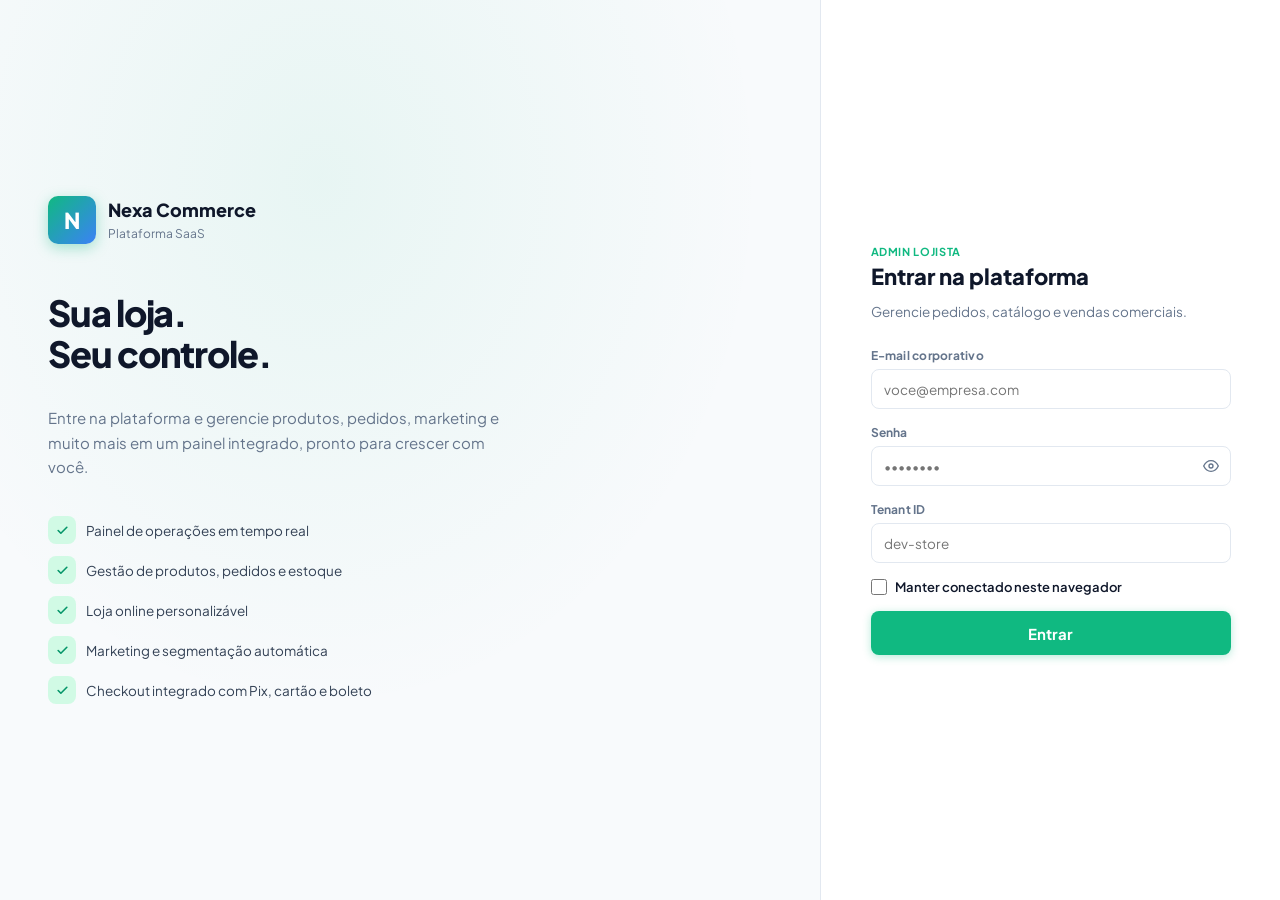
<file: index.html>
<!doctype html>
<html lang="pt-BR">
  <head>
    <meta charset="UTF-8" />
    <meta name="viewport" content="width=device-width, initial-scale=1.0" />
    <title>Nexa Commerce Admin</title>
    <script type="module" crossorigin src="./assets/index-D_kXGwfP.js"></script>
    <link rel="stylesheet" crossorigin href="./assets/index-jqfJZERs.css">
  </head>
  <body>
    <div id="root"></div>
  </body>
</html>
</file>
<file: assets/index-jqfJZERs.css>
@import "https://fonts.googleapis.com/css2?family=Plus+Jakarta+Sans:wght@300;400;500;600;700;800&family=Playfair+Display:ital,wght@0,400..900;1,400..900&display=swap";:root{--lightningcss-light:initial;--lightningcss-dark: ;color-scheme:light;--bg:#f8fafc;--surface:#fff;--surface-muted:#f1f5f9;--bg-panel:#fffc;--ink:#0f172a;--ink-light:#334155;--text:#0f172a;--muted:#64748b;--border:#e2e8f0;--line:#e2e8f0;--primary:#10b981;--primary-strong:#059669;--primary-light:#d1fae5;--green:#10b981;--green-dark:#059669;--green-light:#d1fae5;--coral:#f43f5e;--coral-dark:#e11d48;--coral-light:#ffe4e6;--blue:#3b82f6;--blue-dark:#2563eb;--blue-light:#dbeafe;--gold:#f59e0b;--gold-dark:#d97706;--gold-light:#fef3c7;--danger:#f43f5e;--warning:#f59e0b;--info:#3b82f6;--shadow-sm:0 1px 2px 0 #0f172a0d;--shadow-md:0 4px 6px -1px #0f172a14, 0 2px 4px -2px #0f172a0a;--shadow-lg:0 10px 15px -3px #0f172a14, 0 4px 6px -4px #0f172a0a;--shadow-premium:0 20px 25px -5px #0f172a0f, 0 8px 10px -6px #0f172a0a;--shadow:0 4px 6px -1px #0f172a14, 0 2px 4px -2px #0f172a0a;--radius-sm:8px;--radius:12px;--radius-lg:16px;--transition:all .22s cubic-bezier(.4, 0, .2, 1);font-feature-settings:"cv01", "cv02", "cv03", "cv04";font-family:Plus Jakarta Sans,-apple-system,BlinkMacSystemFont,Segoe UI,Roboto,ui-sans-serif,system-ui,sans-serif}*,:before,:after{box-sizing:border-box}html{scroll-behavior:smooth;overflow-x:hidden}body{background:var(--bg);min-width:320px;color:var(--text);-webkit-font-smoothing:antialiased;-moz-osx-font-smoothing:grayscale;margin:0}@media (prefers-reduced-motion:reduce){*,:before,:after{scroll-behavior:auto!important;transition-duration:.01ms!important;animation-duration:.01ms!important;animation-iteration-count:1!important}}:focus-visible{outline:2px solid var(--green);outline-offset:2px}button,input,select,textarea{font:inherit}button{cursor:pointer}button:disabled{cursor:not-allowed;opacity:.58}a{color:inherit;text-decoration:none}.eyebrow{color:var(--primary);letter-spacing:.06em;text-transform:uppercase;margin-bottom:4px;font-size:11px;font-weight:700;display:block}.muted{color:var(--muted)}.admin-shell{grid-template-columns:260px minmax(0,1fr);min-height:100vh;display:grid}.sidebar{color:#f7fafc;scrollbar-width:none;z-index:10;background:linear-gradient(160deg,#0d1b2a 0%,#17212b 60%,#1a2535 100%);flex-direction:column;height:100vh;padding:0;display:flex;position:sticky;top:0;overflow-y:auto}.sidebar::-webkit-scrollbar{display:none}.sidebar-inner{flex-direction:column;flex:1;gap:4px;padding:20px 16px;display:flex}.brand{border-bottom:1px solid #ffffff14;align-items:center;gap:12px;margin-bottom:24px;padding:4px 4px 20px;display:flex}.brand-mark{background:linear-gradient(135deg, var(--green) 0%, var(--blue) 100%);color:#fff;border-radius:10px;flex-shrink:0;justify-content:center;align-items:center;width:42px;height:42px;font-size:18px;font-weight:800;display:flex;box-shadow:0 4px 14px #10b98159}.brand-info strong{color:#f0f6ff;font-size:14px;font-weight:700;display:block}.brand-info small{color:#7d9ab5;font-size:11px;font-weight:400;display:block}.sidebar-nav{flex-direction:column;flex:1;gap:2px;display:flex}.sidebar-nav a,.sidebar-nav-item{color:#8fa8be;transition:var(--transition);cursor:pointer;text-align:left;background:0 0;border:1px solid #0000;border-radius:8px;align-items:center;gap:10px;width:100%;padding:10px 12px;font-size:13.5px;font-weight:600;text-decoration:none;display:flex;position:relative}.sidebar-nav a:hover,.sidebar-nav-item:hover{color:#dae6f0;background:#ffffff12}.sidebar-nav a.active,.sidebar-nav-item.active{color:#fff;background:#10b98126;border-color:#10b98140}.sidebar-nav a.active:before,.sidebar-nav-item.active:before{content:"";background:var(--green);border-radius:0 2px 2px 0;width:3px;height:60%;position:absolute;top:50%;left:0;transform:translateY(-50%)}.nav-icon{opacity:.85;flex-shrink:0;justify-content:center;align-items:center;width:20px;display:flex}.sidebar-nav a.active .nav-icon,.sidebar-nav-item.active .nav-icon{opacity:1;color:var(--green)}.store-card{background:#ffffff0d;border:1px solid #ffffff14;border-radius:10px;align-items:center;gap:10px;margin-top:auto;margin-bottom:8px;padding:10px 12px;display:flex}.status-dot{background:var(--green);border-radius:50%;flex-shrink:0;width:8px;height:8px;box-shadow:0 0 0 3px #10b98133}.store-card strong{color:#e0eaf4;font-size:12px;font-weight:700;display:block}.store-card p{color:#7d9ab5;margin:0;font-size:10px}.logout-btn{color:var(--coral);transition:var(--transition);text-align:left;cursor:pointer;background:0 0;border:1px solid #0000;border-radius:8px;align-items:center;gap:10px;width:100%;margin-top:4px;padding:10px 12px;font-size:13.5px;font-weight:600;display:flex}.logout-btn:hover{background:#f43f5e1a;border-color:#f43f5e33}.workspace{flex-direction:column;min-width:0;display:flex}.topbar{background:var(--surface);border-bottom:1px solid var(--border);z-index:5;min-height:68px;box-shadow:var(--shadow-sm);justify-content:space-between;align-items:center;gap:12px;padding:14px 24px;display:flex;position:sticky;top:0}.topbar-left .page-eyebrow{color:var(--primary);letter-spacing:.06em;text-transform:uppercase;font-size:11px;font-weight:700}.topbar-left h1{color:var(--ink);margin:2px 0 0;font-size:17px;font-weight:700}.topbar-actions{flex-shrink:0;align-items:center;gap:8px;display:flex}.search-box{background:var(--surface-muted);border:1px solid var(--border);min-width:220px;transition:var(--transition);border-radius:8px;align-items:center;gap:8px;padding:0 12px;display:flex}.search-box:focus-within{background:var(--surface);border-color:var(--green);box-shadow:0 0 0 3px #10b9811f}.search-box .search-icon{color:var(--muted);flex-shrink:0}.search-box input{color:var(--text);background:0 0;border:none;outline:none;width:100%;min-width:0;height:36px;font-size:13px}.search-box input::placeholder{color:var(--muted)}.icon-btn{background:var(--surface-muted);border:1px solid var(--border);color:var(--muted);height:36px;transition:var(--transition);border-radius:8px;flex-shrink:0;justify-content:center;align-items:center;width:36px;padding:0;display:flex}.icon-btn:hover{background:var(--surface);border-color:var(--green);color:var(--green)}.topbar-user{align-items:center;gap:8px;display:flex}.topbar-user .user-avatar{background:linear-gradient(135deg, var(--blue) 0%, var(--green) 100%);color:#fff;border-radius:50%;flex-shrink:0;justify-content:center;align-items:center;width:32px;height:32px;font-size:12px;font-weight:700;display:flex}.topbar-user .user-email{color:var(--muted);text-overflow:ellipsis;white-space:nowrap;max-width:180px;font-size:12px;overflow:hidden}.tenant-pill{background:var(--surface-muted);border:1px solid var(--border);color:var(--muted);border-radius:8px;align-items:center;gap:6px;padding:6px 10px;font-size:12px;display:flex}.tenant-pill input{color:var(--text);background:0 0;border:none;outline:none;width:120px;min-width:80px;font-size:12px;font-weight:600}.page{flex-direction:column;gap:24px;min-width:0;padding:28px;display:flex}.page-heading{flex-wrap:wrap;justify-content:space-between;align-items:flex-start;gap:16px;display:flex}.page-heading h1{color:var(--ink);letter-spacing:-.02em;margin:4px 0 0;font-size:22px;font-weight:800}.page-heading-actions{flex-shrink:0;align-items:center;gap:8px;display:flex}.btn{min-height:36px;transition:var(--transition);white-space:nowrap;border:1px solid #0000;border-radius:8px;justify-content:center;align-items:center;gap:6px;padding:8px 16px;font-size:13.5px;font-weight:700;display:inline-flex}.btn.primary{background:var(--primary);color:#fff;box-shadow:0 2px 8px #10b9814d}.btn.primary:hover:not(:disabled){background:var(--primary-strong);transform:translateY(-1px);box-shadow:0 4px 16px #10b98166}.btn.primary:active:not(:disabled){transform:translateY(0)}.btn.secondary{background:var(--surface);border-color:var(--border);color:var(--ink-light)}.btn.secondary:hover:not(:disabled){border-color:var(--ink-light);background:var(--surface-muted)}.btn.danger{background:var(--coral-light,#ffe4e6);color:var(--coral);border-color:#f43f5e33}.btn.danger:hover:not(:disabled){background:var(--coral);color:#fff}.btn.ghost{color:var(--muted);background:0 0;border-color:#0000}.btn.ghost:hover:not(:disabled){background:var(--surface-muted);color:var(--text)}.btn.sm{border-radius:6px;min-height:30px;padding:5px 12px;font-size:12px}.btn.icon-only{width:36px;height:36px;padding:0}.btn.icon-only.sm{width:30px;height:30px}.btn-spinner{border:2px solid #fff6;border-top-color:#fff;border-radius:50%;width:14px;height:14px;animation:.7s linear infinite spin;display:inline-block}@keyframes spin{to{transform:rotate(360deg)}}.metric-grid{grid-template-columns:repeat(auto-fill,minmax(200px,1fr));gap:16px;display:grid}.metric-card,.metric-tile{background:var(--surface);border:1px solid var(--border);border-radius:var(--radius);box-shadow:var(--shadow-sm);transition:var(--transition);flex-direction:column;gap:6px;padding:20px;display:flex;position:relative;overflow:hidden}.metric-tile:hover{box-shadow:var(--shadow-md);transform:translateY(-2px)}.metric-tile.accent-coral{border-top:3px solid var(--coral)}.metric-tile.accent-blue{border-top:3px solid var(--blue)}.metric-tile.accent-gold{border-top:3px solid var(--gold)}.metric-tile.accent-green{border-top:3px solid var(--green)}.metric-label{color:var(--muted);letter-spacing:.05em;text-transform:uppercase;font-size:11px;font-weight:700}.metric-value{color:var(--ink);letter-spacing:-.03em;font-size:26px;font-weight:800;line-height:1}.trend{border-radius:99px;align-items:center;gap:4px;padding:2px 7px;font-size:11px;font-weight:600;display:inline-flex}.trend.positive{background:var(--green-light);color:var(--green-dark)}.trend.negative{background:var(--coral-light);color:var(--coral-dark)}.trend.info{background:var(--blue-light);color:var(--blue-dark)}.trend.warning{background:var(--gold-light);color:var(--gold-dark)}.metric-sparkline{margin-top:8px}.metric-sparkline svg{width:100%;height:36px;display:block}.panel{background:var(--surface);border:1px solid var(--border);border-radius:var(--radius);box-shadow:var(--shadow-sm);overflow:hidden}.panel-header{border-bottom:1px solid var(--border);flex-wrap:wrap;justify-content:space-between;align-items:center;gap:12px;padding:16px 20px;display:flex}.panel-header h2{color:var(--ink);margin:0;font-size:15px;font-weight:700}.panel-body{padding:0}.section-heading{flex-wrap:wrap;justify-content:space-between;align-items:center;gap:16px;display:flex}.segmented{background:var(--surface-muted);border:1px solid var(--border);border-radius:8px;gap:2px;padding:3px;display:flex}.segmented button{color:var(--muted);transition:var(--transition);background:0 0;border:none;border-radius:6px;padding:5px 12px;font-size:12px;font-weight:700}.segmented button.active{background:var(--surface);color:var(--ink);box-shadow:var(--shadow-sm)}.data-table{border-collapse:collapse;width:100%}.data-table thead th{background:var(--surface-muted);border-bottom:1px solid var(--border);color:var(--muted);letter-spacing:.05em;text-align:left;text-transform:uppercase;white-space:nowrap;padding:10px 16px;font-size:11px;font-weight:700}.data-table tbody tr{border-bottom:1px solid var(--border);transition:var(--transition)}.data-table tbody tr:last-child{border-bottom:none}.data-table tbody tr:hover{background:var(--surface-muted)}.data-table td{color:var(--ink-light);vertical-align:middle;padding:13px 16px;font-size:13.5px}.data-table td:first-child{padding-left:20px}.data-table td:last-child{padding-right:20px}.product-thumb{color:#fff;border-radius:8px;flex-shrink:0;justify-content:center;align-items:center;width:38px;height:38px;font-size:13px;font-weight:700;display:flex}.product-thumb.c0{background:linear-gradient(135deg,#6366f1,#8b5cf6)}.product-thumb.c1{background:linear-gradient(135deg,#f43f5e,#fb7185)}.product-thumb.c2{background:linear-gradient(135deg,#3b82f6,#60a5fa)}.product-thumb.c3{background:linear-gradient(135deg,#f59e0b,#fbbf24)}.product-thumb.c4{background:linear-gradient(135deg,#10b981,#34d399)}.product-cell{align-items:center;gap:12px;display:flex}.product-cell strong{color:var(--ink);font-size:13.5px;font-weight:700;display:block}.product-cell small{color:var(--muted);font-size:11px}.table-actions{align-items:center;gap:6px;display:flex}.pill{white-space:nowrap;border-radius:99px;align-items:center;gap:4px;padding:3px 9px;font-size:11px;font-weight:700;display:inline-flex}.pill.success{background:var(--green-light);color:var(--green-dark)}.pill.danger{background:var(--coral-light);color:var(--coral-dark)}.pill.info{background:var(--blue-light);color:var(--blue-dark)}.pill.warning{background:var(--gold-light);color:var(--gold-dark)}.pill.neutral{background:var(--surface-muted);color:var(--muted)}.pill.outline{border:1px solid var(--border);color:var(--muted);background:0 0}.badge{background:var(--coral);color:#fff;border-radius:99px;justify-content:center;align-items:center;min-width:18px;height:18px;padding:0 5px;font-size:10px;font-weight:700;display:inline-flex}.state-box{text-align:center;min-height:260px;color:var(--muted);flex-direction:column;justify-content:center;align-items:center;gap:12px;padding:40px 24px;display:flex}.state-box strong{color:var(--ink);font-size:15px;font-weight:700}.state-box span{color:var(--muted);max-width:36ch;font-size:13px}.state-box.danger strong{color:var(--coral)}.state-icon{background:var(--surface-muted);width:48px;height:48px;color:var(--muted);border-radius:50%;justify-content:center;align-items:center;margin-bottom:4px;display:flex}.state-box.danger .state-icon{background:var(--coral-light,#ffe4e6);color:var(--coral)}@keyframes shimmer{0%{background-position:-600px 0}to{background-position:600px 0}}.skeleton{background:linear-gradient(90deg, var(--surface-muted) 25%, #e8eef4 50%, var(--surface-muted) 75%);background-size:600px 100%;border-radius:6px;animation:1.4s ease-in-out infinite shimmer}.skeleton-grid{grid-template-columns:repeat(auto-fill,minmax(200px,1fr));gap:16px;padding:24px;display:grid}.skeleton-card{border-radius:var(--radius);height:120px}.skeleton-row{border-radius:0;height:52px;margin-bottom:1px}.orders-layout{grid-template-columns:340px minmax(0,1fr);gap:0;min-height:500px;display:grid}.orders-list{border-right:1px solid var(--border);max-height:calc(100vh - 140px);overflow-y:auto}.order-item{border-bottom:1px solid var(--border);cursor:pointer;transition:var(--transition);grid-template-columns:1fr auto;align-items:start;gap:4px 8px;padding:14px 16px;display:grid}.order-item:last-child{border-bottom:none}.order-item:hover{background:var(--surface-muted)}.order-item.active{border-left:3px solid var(--green);background:#10b9810f}.order-item strong{color:var(--ink);font-size:13.5px;font-weight:700}.order-item small{color:var(--muted);font-size:11.5px}.order-item .order-total{color:var(--ink);text-align:right;font-size:13px;font-weight:700}.order-detail{max-height:calc(100vh - 140px);padding:24px;overflow-y:auto}.timeline{flex-direction:column;gap:0;padding-left:20px;display:flex;position:relative}.timeline:before{content:"";background:var(--border);width:2px;position:absolute;top:0;bottom:0;left:6px}.timeline-item{padding:0 0 16px 16px;position:relative}.timeline-item:before{content:"";background:var(--border);border:2px solid var(--surface);border-radius:50%;width:10px;height:10px;position:absolute;top:5px;left:-20px}.timeline-item.done:before{background:var(--green)}.timeline-item.current:before{background:var(--blue)}.timeline-item strong{color:var(--ink);font-size:13px;font-weight:700;display:block}.timeline-item small{color:var(--muted);font-size:11px}.form-stack{gap:16px;display:grid}.form-grid{grid-template-columns:repeat(auto-fit,minmax(180px,1fr));gap:14px;display:grid}.form-field{gap:6px;display:grid}.form-field label{color:var(--muted);letter-spacing:.02em;font-size:12px;font-weight:700}.form-field input,.form-field select,.form-field textarea,.form-stack input,.form-stack select,.form-stack textarea,.form-stack label input,.form-stack label select{background:var(--surface);border:1px solid var(--border);color:var(--text);min-height:40px;transition:var(--transition);border-radius:8px;width:100%;padding:9px 12px;font-size:13.5px}.form-field textarea,.form-stack textarea{resize:vertical;min-height:90px}.form-field input:focus,.form-field select:focus,.form-field textarea:focus,.form-stack input:focus,.form-stack select:focus,.form-stack textarea:focus{border-color:var(--green);outline:none;box-shadow:0 0 0 3px #10b9811a}.form-field input:invalid:not(:placeholder-shown),.form-stack input:invalid:not(:placeholder-shown){border-color:var(--coral)}.form-error{background:var(--coral-light,#ffe4e6);color:var(--coral);border:1px solid #f43f5e40;border-radius:8px;padding:10px 14px;font-size:13px}.form-success{background:var(--green-light);color:var(--green-dark);border:1px solid #10b98140;border-radius:8px;padding:10px 14px;font-size:13px}.checkbox-line{align-items:center;gap:8px;flex-direction:row!important;font-size:13px!important;font-weight:600!important;display:flex!important}.checkbox-line input[type=checkbox]{width:16px;height:16px;min-height:auto;accent-color:var(--green);margin:0}.modal-backdrop{-webkit-backdrop-filter:blur(4px);backdrop-filter:blur(4px);z-index:100;background:#0f172a80;justify-content:center;align-items:center;padding:24px;animation:.15s fade-in;display:flex;position:fixed;inset:0}.modal{background:var(--surface);border:1px solid var(--border);border-radius:var(--radius-lg);box-shadow:var(--shadow-premium);flex-direction:column;width:100%;max-width:520px;max-height:90vh;animation:.2s slide-up;display:flex;overflow:hidden}.modal.wide{max-width:720px}.modal-header{border-bottom:1px solid var(--border);justify-content:space-between;align-items:center;padding:18px 24px;display:flex}.modal-header h2{color:var(--ink);margin:0;font-size:16px;font-weight:700}.modal-body{flex:1;padding:24px;overflow-y:auto}.modal-footer{border-top:1px solid var(--border);justify-content:flex-end;gap:8px;padding:16px 24px;display:flex}@keyframes fade-in{0%{opacity:0}to{opacity:1}}@keyframes slide-up{0%{opacity:0;transform:translateY(16px)}to{opacity:1;transform:translateY(0)}}.login-page{background:var(--bg);min-height:100vh;display:flex;position:relative;overflow:hidden}.login-page:before{content:"";pointer-events:none;background:radial-gradient(#10b98112 0%,#0000 70%);width:70%;height:120%;position:absolute;top:-40%;left:-10%}.login-left{z-index:1;flex-direction:column;flex:1;justify-content:center;padding:60px 48px;display:flex;position:relative}.login-right{background:var(--surface);border-left:1px solid var(--border);flex-shrink:0;justify-content:center;align-items:center;width:460px;min-height:100vh;padding:40px 48px;display:flex}.login-brand{align-items:center;gap:12px;margin-bottom:48px;display:flex}.login-brand .brand-mark{width:48px;height:48px;font-size:22px}.login-brand strong{color:var(--ink);font-size:18px;font-weight:800;display:block}.login-brand small{color:var(--muted);font-size:12px}.login-headline{color:var(--ink);letter-spacing:-.03em;max-width:14ch;margin:0 0 16px;font-size:36px;font-weight:800;line-height:1.15}.login-desc{color:var(--muted);max-width:42ch;margin-bottom:36px;font-size:15px;line-height:1.65}.login-features{flex-direction:column;gap:12px;display:flex}.login-feature{color:var(--ink-light);align-items:center;gap:10px;font-size:13.5px;display:flex}.login-feature-icon{background:var(--green-light);width:28px;height:28px;color:var(--green-dark);border-radius:8px;flex-shrink:0;justify-content:center;align-items:center;display:flex}.login-form-wrapper{width:100%;max-width:360px}.login-form-header{margin-bottom:28px}.login-form-header h2{color:var(--ink);margin:4px 0 8px;font-size:22px;font-weight:800}.login-form-header p{color:var(--muted);font-size:13.5px}.pw-field{position:relative}.pw-field input{padding-right:44px}.pw-toggle{color:var(--muted);cursor:pointer;background:0 0;border:none;justify-content:center;align-items:center;height:100%;padding:0 12px;transition:color .15s;display:flex;position:absolute;top:0;right:0}.pw-toggle:hover{color:var(--ink)}.form-divider{color:var(--muted);text-transform:uppercase;letter-spacing:.05em;align-items:center;gap:12px;margin:4px 0;font-size:12px;font-weight:600;display:flex}.form-divider:before,.form-divider:after{content:"";background:var(--border);flex:1;height:1px}.toast-container{pointer-events:none;z-index:9999;flex-direction:column;gap:8px;display:flex;position:fixed;bottom:24px;right:24px}.pagination{border-top:1px solid var(--border);justify-content:flex-end;align-items:center;gap:6px;padding:14px 20px;display:flex}.pagination-info{color:var(--muted);margin-right:auto;font-size:12px}.editor-tabs-nav{border-bottom:1px solid var(--border);scrollbar-width:none;background:var(--surface-muted);gap:2px;padding:0 20px;display:flex;overflow-x:auto}.editor-tabs-nav::-webkit-scrollbar{display:none}.tab-btn{color:var(--muted);transition:var(--transition);white-space:nowrap;cursor:pointer;background:0 0;border:none;border-bottom:2px solid #0000;margin-bottom:-1px;padding:12px 14px;font-size:13px;font-weight:600}.tab-btn.active{border-bottom-color:var(--green);color:var(--green)}.tab-btn:hover:not(.active){color:var(--ink)}.tab-pane{display:none}.tab-pane.active{display:block}.tab-content{padding:24px}.info-row{border-bottom:1px solid var(--border);gap:8px;padding:10px 0;font-size:13px;display:flex}.info-row:last-child{border-bottom:none}.info-row dt{color:var(--muted);flex-shrink:0;width:140px;font-weight:600}.info-row dd{color:var(--ink);flex:1;margin:0}.stat-row{border-bottom:1px solid var(--border);justify-content:space-between;align-items:center;padding:12px 0;display:flex}.stat-row:last-child{border-bottom:none}.progress-bar{background:var(--surface-muted);border-radius:99px;flex:1;height:6px;margin:0 12px;overflow:hidden}.progress-bar-fill{background:linear-gradient(90deg, var(--green), var(--blue));border-radius:99px;height:100%;transition:width .4s}.mobile-header{z-index:20;background:linear-gradient(160deg,#0d1b2a 0%,#17212b 100%);justify-content:space-between;align-items:center;padding:12px 16px;display:none;position:sticky;top:0}.mobile-brand{color:#f0f6ff;align-items:center;gap:8px;font-size:14px;font-weight:700;display:flex}.mobile-brand .brand-mark{border-radius:7px;width:30px;height:30px;font-size:13px}.hamburger-btn,.mobile-action-btn{color:#dae6f0;height:36px;transition:var(--transition);background:#ffffff1a;border:1px solid #ffffff1f;border-radius:7px;justify-content:center;align-items:center;width:36px;padding:0;display:flex}.hamburger-btn:hover,.mobile-action-btn:hover{background:#ffffff2e}.sidebar-overlay{z-index:15;background:#0f172a99;display:none;position:fixed;inset:0}@media (width<=1024px){.orders-layout{grid-template-columns:280px minmax(0,1fr)}.search-box{display:none}}@media (width<=768px){.admin-shell{grid-template-columns:1fr}.sidebar{z-index:30;width:260px;height:100%;transition:transform .28s cubic-bezier(.4,0,.2,1);position:fixed;top:0;left:0;transform:translate(-100%)}.sidebar.open{transform:translate(0);box-shadow:4px 0 32px #0f172a40}.sidebar-overlay{display:block}.mobile-header{display:flex}.topbar{display:none}.page{padding:16px}.metric-grid{grid-template-columns:repeat(2,1fr)}.orders-layout{grid-template-columns:1fr}.orders-list{border-right:none;border-bottom:1px solid var(--border);max-height:300px}.login-page{flex-direction:column}.login-left{flex:none;padding:40px 24px 0}.login-right{border-left:none;border-top:1px solid var(--border);width:100%;min-height:auto;padding:32px 24px 48px}.login-headline{font-size:26px}.modal-backdrop{padding:16px}.page-heading{flex-direction:column;align-items:flex-start}.form-grid{grid-template-columns:1fr}}@media (width<=480px){.metric-grid{grid-template-columns:1fr}.login-left{display:none}.login-right{border:none;min-height:100vh;padding:40px 24px}}.table-wrap{width:100%;overflow-x:auto}.table-wrap table{border-collapse:collapse;width:100%}.table-wrap thead th{background:var(--surface-muted);border-bottom:1px solid var(--border);color:var(--muted);letter-spacing:.05em;text-align:left;text-transform:uppercase;white-space:nowrap;padding:10px 16px;font-size:11px;font-weight:700}.table-wrap tbody tr{border-bottom:1px solid var(--border);transition:var(--transition)}.table-wrap tbody tr:last-child{border-bottom:none}.table-wrap tbody tr:hover{background:var(--surface-muted)}.table-wrap td{color:var(--ink-light);vertical-align:middle;padding:12px 16px;font-size:13.5px}.table-wrap td strong{color:var(--ink);font-weight:700;display:block}.table-wrap td small{color:var(--muted);font-size:11px}.metric-grid.two{grid-template-columns:repeat(auto-fill,minmax(160px,1fr))}.row-actions{flex-wrap:wrap;align-items:center;gap:8px;display:flex}.split-grid{border:1px solid var(--border);border-radius:var(--radius);grid-template-columns:minmax(280px,360px) minmax(0,1fr);gap:0;display:grid;overflow:hidden}.detail-panel{border-left:1px solid var(--border);background:var(--surface);max-height:calc(100vh - 160px);padding:20px;overflow-y:auto}.details-list{gap:0;margin:0 0 16px;display:grid}.details-list>div{border-bottom:1px solid var(--border);align-items:baseline;gap:8px;padding:8px 0;font-size:13px;display:flex}.details-list dt{color:var(--muted);flex-shrink:0;width:120px;font-weight:600}.details-list dd{color:var(--ink);margin:0}.item-list{flex-direction:column;gap:8px;margin:0 0 16px;padding:0;list-style:none;display:flex}.item-list li{border-bottom:1px solid var(--border);color:var(--ink-light);justify-content:space-between;align-items:center;padding:8px 0;font-size:13px;display:flex}.timeline-list{flex-direction:column;gap:12px;margin:0;padding:0;list-style:none;display:flex}.timeline-list li{border-left:2px solid var(--border);flex-direction:column;gap:2px;padding-left:16px;font-size:13px;display:flex}.timeline-list li strong{color:var(--ink);font-weight:700}.timeline-list li span{color:var(--muted)}.timeline-list li small{color:var(--muted);font-size:11px}.inline-form{background:var(--surface-muted);border:1px solid var(--border);border-radius:var(--radius-sm);gap:12px;margin:12px 0;padding:16px;display:grid}.inline-form input{background:var(--surface);border:1px solid var(--border);color:var(--text);border-radius:8px;width:100%;min-height:40px;padding:9px 12px;font-size:13.5px}.form-panel{background:var(--surface);border:1px solid var(--border);border-radius:var(--radius);box-shadow:var(--shadow-sm);flex-direction:column;gap:20px;padding:24px;display:flex}.form-grid label{color:var(--muted);gap:6px;font-size:12px;font-weight:700;display:grid}.form-grid .wide{grid-column:1/-1}.form-grid input,.form-grid select,.form-grid textarea{background:var(--surface);border:1px solid var(--border);color:var(--text);min-height:40px;transition:var(--transition);border-radius:8px;width:100%;padding:9px 12px;font-size:13.5px}.form-grid textarea{resize:vertical}.form-grid input:focus,.form-grid select:focus,.form-grid textarea:focus{border-color:var(--green);outline:none;box-shadow:0 0 0 3px #10b9811a}.form-checkbox{grid-column:1/-1;align-items:center;gap:8px;flex-direction:row!important;font-weight:600!important;display:flex!important}.selected-row{background:#10b9810d!important}.page-heading.compact{margin-bottom:12px}.page-heading.compact h2{color:var(--ink);margin:2px 0 0;font-size:17px;font-weight:700}
</file>
